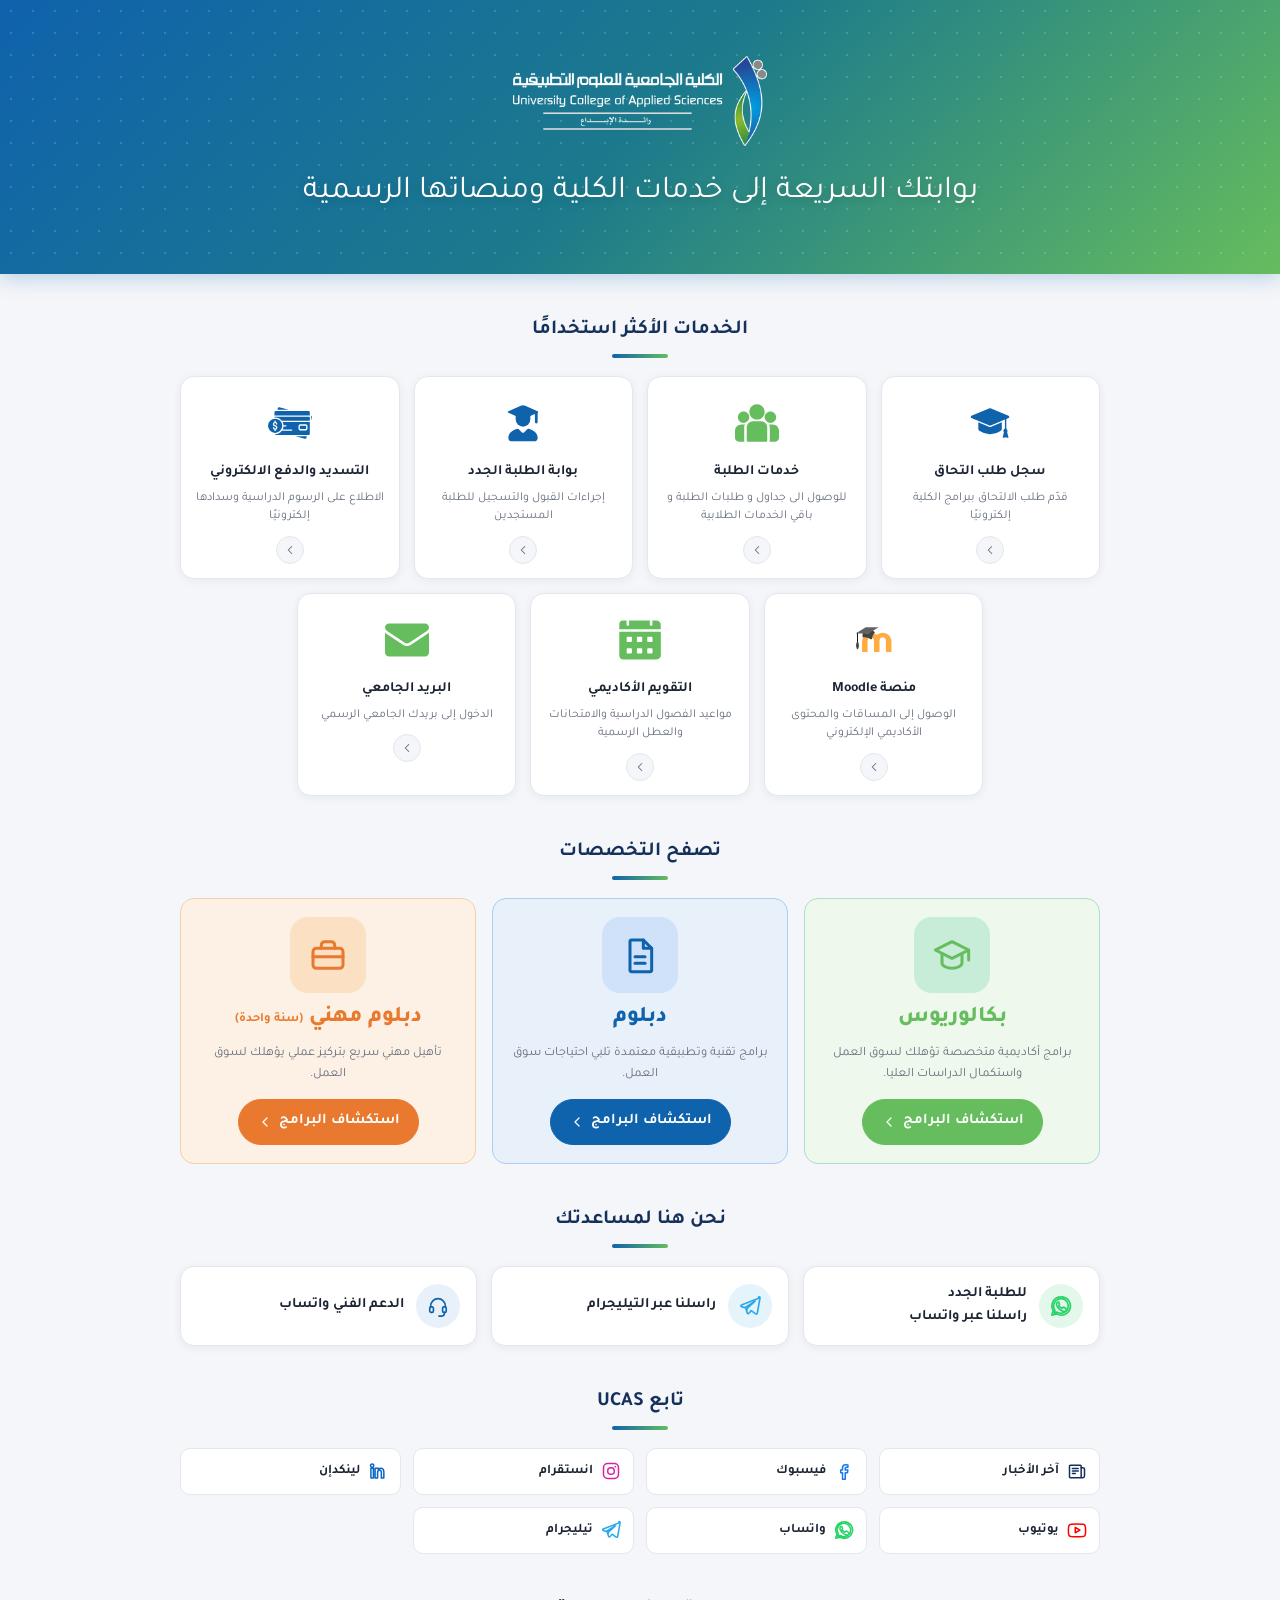
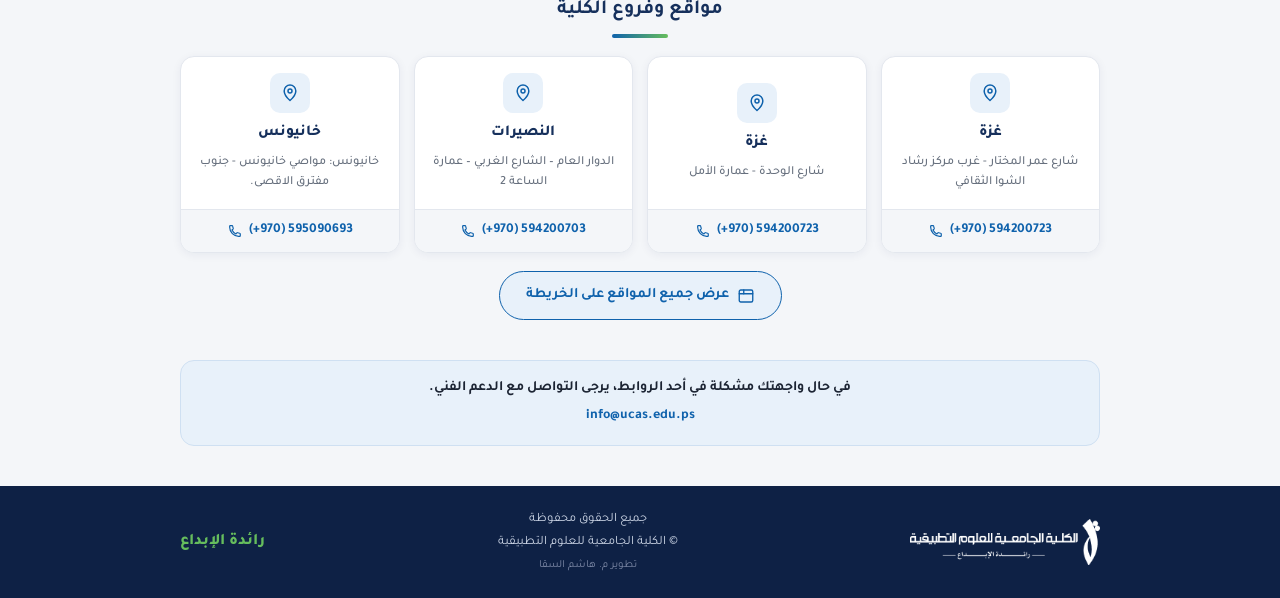
<file: index.html>
<!DOCTYPE html>
<html lang="ar" dir="rtl">

<head>
  <meta charset="UTF-8" />
  <meta name="viewport" content="width=device-width, initial-scale=1.0" />
  <title>الكلية الجامعية للعلوم التطبيقية | كل ما تحتاجه في مكان واحد</title>
  <link rel="preconnect" href="https://fonts.googleapis.com" />
  <link rel="preconnect" href="https://fonts.gstatic.com" crossorigin />
  <link href="https://fonts.googleapis.com/css2?family=Tajawal:wght@400;500;700;800&display=swap" rel="stylesheet" />
  <link rel="stylesheet" href="css/style.css" />
  <link rel="icon" href="favicon.ico" />
</head>

<body>

  <header class="site-header">
    <div class="container">
      <div class="logo-wrap">
        <img src="assets/images/ucasWhiteLogo.png" alt="شعار الكلية الجامعية للعلوم التطبيقية"
          onerror="this.replaceWith(Object.assign(document.createElement('div'),{className:'logo-fallback',textContent:'شعار UCAS'}))" />
      </div>

      <div class="hero">
        <h1>بوابتك السريعة إلى خدمات الكلية ومنصاتها الرسمية</h1>
      </div>
    </div>
  </header>

  <main class="container">

    <!-- الخدمات الأكثر استخداما -->
    <section class="section">
      <h2 class="section-title">الخدمات الأكثر استخدامًا</h2>
      <div class="grid grid--4">

        <a class="service-card" href="https://my.ucas.edu.ps/new_application.aspx" data-link="سجل طلب التحاق">
          <div class="icon-wrap">
            <img class="service-icon-img" src="assets/icons/graduation.svg" alt="" />
          </div>
          <span class="label">سجل طلب التحاق</span>
          <span class="desc">قدّم طلب الالتحاق ببرامج الكلية إلكترونيًا</span>
          <span class="chevron-circle">
            <svg class="icon chevron" viewBox="0 0 24 24">
              <polyline points="15 18 9 12 15 6" />
            </svg>
          </span>
        </a>

        <a class="service-card" href="https://my.ucas.edu.ps/login" data-link="خدمات الطلبة">
          <div class="icon-wrap">
            <img class="service-icon-img" src="assets/icons/students.svg" alt="" />
          </div>
          <span class="label">خدمات الطلبة</span>
          <span class="desc">للوصول الى جداول و طلبات الطلبة و باقي الخدمات الطلابية</span>
          <span class="chevron-circle">
            <svg class="icon chevron" viewBox="0 0 24 24">
              <polyline points="15 18 9 12 15 6" />
            </svg>
          </span>
        </a>

        <a class="service-card" href="https://join.ucas.edu.ps/deanships" data-link="بوابة الطلبة الجدد">
          <div class="icon-wrap">
            <img class="service-icon-img" src="assets/icons/new-students.svg" alt="" />
          </div>
          <span class="label">بوابة الطلبة الجدد</span>
          <span class="desc">إجراءات القبول والتسجيل للطلبة المستجدين</span>
          <span class="chevron-circle">
            <svg class="icon chevron" viewBox="0 0 24 24">
              <polyline points="15 18 9 12 15 6" />
            </svg>
          </span>
        </a>

        <a class="service-card" href="esdad.html" data-link="التسديد الدفع الالكتروني">
          <div class="icon-wrap">
            <img class="service-icon-img" src="assets/icons/payment.svg" alt="" />
          </div>
          <span class="label">التسديد والدفع الالكتروني</span>
          <span class="desc">الاطلاع على الرسوم الدراسية وسدادها إلكترونيًا</span>
          <span class="chevron-circle">
            <svg class="icon chevron" viewBox="0 0 24 24">
              <polyline points="15 18 9 12 15 6" />
            </svg>
          </span>
        </a>

        <a class="service-card" href="https://moodle.ucas.edu.ps/" data-link="منصة Moodle">
          <div class="icon-wrap">
            <img class="service-icon-img" src="assets/icons/moodle.svg" alt="" />
          </div>
          <span class="label">منصة Moodle</span>
          <span class="desc">الوصول إلى المساقات والمحتوى الأكاديمي الإلكتروني</span>
          <span class="chevron-circle">
            <svg class="icon chevron" viewBox="0 0 24 24">
              <polyline points="15 18 9 12 15 6" />
            </svg>
          </span>
        </a>

        <a class="service-card" href="https://ucas.edu.ps/registration/ac_calendar" data-link="التقويم الأكاديمي">
          <div class="icon-wrap">
            <img class="service-icon-img" src="assets/icons/calendar.svg" alt="" />
          </div>
          <span class="label">التقويم الأكاديمي</span>
          <span class="desc">مواعيد الفصول الدراسية والامتحانات والعطل الرسمية</span>
          <span class="chevron-circle">
            <svg class="icon chevron" viewBox="0 0 24 24">
              <polyline points="15 18 9 12 15 6" />
            </svg>
          </span>
        </a>

        <a class="service-card" href="https://mail.google.com/" data-link="البريد الجامعي">
          <div class="icon-wrap">
            <img class="service-icon-img" src="assets/icons/mail.svg" alt="" />
          </div>
          <span class="label">البريد الجامعي</span>
          <span class="desc">الدخول إلى بريدك الجامعي الرسمي</span>
          <span class="chevron-circle">
            <svg class="icon chevron" viewBox="0 0 24 24">
              <polyline points="15 18 9 12 15 6" />
            </svg>
          </span>
        </a>

      </div>
    </section>

    <!-- اختر درجتك العلمية -->
    <section class="section">
      <h2 class="section-title">تصفح التخصصات</h2>
      <div class="degree-grid">

        <div class="degree-card degree-card--green">
          <div class="icon-wrap">
            <svg class="icon" viewBox="0 0 24 24">
              <path d="M2 9 12 4l10 5-10 5-10-5Z" />
              <path d="M6 11.5V17c0 1.5 3 3 6 3s6-1.5 6-3v-5.5" />
              <path d="M22 9v6" />
            </svg>
          </div>
          <h3>بكالوريوس</h3>
          <p>برامج أكاديمية متخصصة تؤهلك لسوق العمل واستكمال الدراسات العليا.</p>
          <a class="btn btn--green" href="majors.html?level=10">استكشاف البرامج
            <svg class="icon" viewBox="0 0 24 24" style="width:16px;height:16px">
              <polyline points="15 18 9 12 15 6" />
            </svg>
          </a>
        </div>

        <div class="degree-card degree-card--blue">
          <div class="icon-wrap">
            <svg class="icon" viewBox="0 0 24 24">
              <path d="M7 3h7l5 5v13a1 1 0 0 1-1 1H7a1 1 0 0 1-1-1V4a1 1 0 0 1 1-1Z" />
              <path d="M14 3v5h5" />
              <line x1="9" y1="13" x2="15" y2="13" />
              <line x1="9" y1="17" x2="15" y2="17" />
            </svg>
          </div>
          <h3>دبلوم</h3>
          <p>برامج تقنية وتطبيقية معتمدة تلبي احتياجات سوق العمل.</p>
          <a class="btn btn--blue" href="majors.html?level=20">استكشاف البرامج
            <svg class="icon" viewBox="0 0 24 24" style="width:16px;height:16px">
              <polyline points="15 18 9 12 15 6" />
            </svg>
          </a>
        </div>

        <div class="degree-card degree-card--orange">
          <div class="icon-wrap">
            <svg class="icon" viewBox="0 0 24 24">
              <rect x="3" y="8" width="18" height="12" rx="2" />
              <path d="M8 8V6a2 2 0 0 1 2-2h4a2 2 0 0 1 2 2v2" />
              <line x1="3" y1="13" x2="21" y2="13" />
            </svg>
          </div>
          <h3>دبلوم مهني <span class="degree-card__sub">(سنة واحدة)</span></h3>
          <p>تأهيل مهني سريع بتركيز عملي يؤهلك لسوق العمل.</p>
          <a class="btn btn--orange" href="majors.html?level=30">استكشاف البرامج
            <svg class="icon" viewBox="0 0 24 24" style="width:16px;height:16px">
              <polyline points="15 18 9 12 15 6" />
            </svg>
          </a>
        </div>

      </div>
    </section>

    <!-- نحن هنا لمساعدتك -->
    <section class="section">
      <h2 class="section-title">نحن هنا لمساعدتك</h2>
      <div class="grid grid--3">


          <a class="help-card whatsapp" href="https://wa.me/970593768501" data-link="راسلنا عبر واتساب للطلبة الجدد">
          <div class="icon-wrap">
            <svg class="icon" viewBox="0 0 24 24" fill="currentColor" stroke="none" style="width:22px;height:22px">
              <path
                d="M12 2a10 10 0 0 0-8.6 15L2 22l5.2-1.4A10 10 0 1 0 12 2Zm0 18a8 8 0 0 1-4.1-1.1l-.3-.2-3 .8.8-2.9-.2-.3A8 8 0 1 1 12 20Zm4.4-5.9c-.2-.1-1.4-.7-1.6-.8-.2-.1-.4-.1-.6.1-.2.2-.6.8-.8 1-.1.2-.3.2-.5.1-1.4-.7-2.3-1.3-3.2-2.8-.2-.4.2-.4.6-1.2.1-.1 0-.3 0-.4C10.2 9.6 9.8 8.5 9.6 8c-.1-.4-.3-.3-.5-.3h-.4c-.2 0-.5.1-.7.3-.2.2-.9.9-.9 2.2s1 2.6 1.1 2.8c.1.2 2 3 4.8 4.2.7.3 1.2.5 1.6.6.7.2 1.3.2 1.8.1.5-.1 1.4-.6 1.6-1.1.2-.5.2-1 .1-1.1-.1-.1-.2-.2-.4-.3Z" />
            </svg>
          </div>
          <span class="label">للطلبة الجدد <br> راسلنا عبر واتساب</span>
        </a>

        <a class="help-card telegram" href="http://@UCASGAZA_bot" data-link="قناة تيليجرام">
          <div class="icon-wrap">
            <svg class="icon" viewBox="0 0 24 24" fill="currentColor" stroke="none" style="width:22px;height:22px">
              <path
                d="M21.5 3.5 2.7 10.8c-.9.35-.9 1.6.02 1.9l4.6 1.5 1.7 5.4c.25.8 1.25 1 1.8.35l2.5-2.9 4.8 3.5c.7.5 1.7.1 1.85-.75l3-16.6c.15-.9-.75-1.6-1.57-1.15Zm-4 3.3-8.6 7.8-.35 3.1-1.4-4.5 10.35-6.4Z" />
            </svg>
          </div>
          <span class="label">راسلنا عبر التيليجرام</span>
        </a>

        <a class="help-card support" href="https://wa.me/201003891901" data-link="الدعم الفني واتساب">
          <div class="icon-wrap">
            <svg class="icon" viewBox="0 0 24 24" style="width:22px;height:22px">
              <path d="M4 13v-1a8 8 0 0 1 16 0v1" />
              <rect x="3" y="13" width="4" height="6" rx="1.5" />
              <rect x="17" y="13" width="4" height="6" rx="1.5" />
              <path d="M19 19v1a3 3 0 0 1-3 3h-3" />
            </svg>
          </div>
          <span class="label">الدعم الفني واتساب</span>
        </a>      

      </div>
    </section>

    <!-- تابع UCAS -->
    <section class="section">
      <h2 class="section-title">تابع UCAS</h2>
      <div class="social-grid social-grid--wide">
        <a class="social-item news" href="https://ucas.edu.ps/news/" data-link="آخر الأخبار">
          <svg class="icon" viewBox="0 0 24 24">
            <rect x="3" y="5" width="14" height="15" rx="1" />
            <line x1="6.5" y1="9" x2="13.5" y2="9" />
            <line x1="6.5" y1="12" x2="13.5" y2="12" />
            <line x1="6.5" y1="15" x2="10" y2="15" />
            <path d="M17 8h2a2 2 0 0 1 2 2v8a2 2 0 0 1-2 2h-2" />
          </svg>
          آخر الأخبار
        </a>
        <a class="social-item facebook" href="https://www.facebook.com/ucasGaza" data-link="فيسبوك">
          <svg class="icon" viewBox="0 0 24 24" fill="currentColor" stroke="none">
            <path
              d="M13.5 22v-8h2.7l.4-3.1h-3.1V9c0-.9.25-1.5 1.55-1.5h1.65V4.7C15.9 4.6 15 4.5 13.9 4.5c-2.2 0-3.7 1.35-3.7 3.8v2.6H8v3.1h2.2V22h3.3Z" />
          </svg>
          فيسبوك
        </a>
        <a class="social-item instagram" href="https://www.instagram.com/UCASGaza/" data-link="انستقرام">
          <svg class="icon" viewBox="0 0 24 24">
            <rect x="3" y="3" width="18" height="18" rx="5" />
            <circle cx="12" cy="12" r="4" />
            <circle cx="17.2" cy="6.8" r="1" fill="currentColor" stroke="none" />
          </svg>
          انستقرام
        </a>
        <a class="social-item linkedin" href="https://www.linkedin.com/school/ucasgaza" data-link="لينكدإن">
          <svg class="icon" viewBox="0 0 24 24" fill="currentColor" stroke="none">
            <path
              d="M4.98 3.5a2 2 0 1 0 .02 4 2 2 0 0 0-.02-4ZM3.5 8.75h3v11.75h-3zM9.5 8.75h2.9v1.6h.04c.4-.75 1.4-1.6 2.9-1.6 3.1 0 3.66 2 3.66 4.6v7.15h-3v-6.35c0-1.5-.03-3.45-2.1-3.45-2.1 0-2.4 1.65-2.4 3.35v6.45h-3V8.75Z" />
          </svg>
          لينكدإن
        </a>
        <a class="social-item youtube" href="https://www.youtube.com/user/TheUniversityCollege?sub_confirmation=1" data-link="يوتيوب">
          <svg class="icon" viewBox="0 0 24 24" fill="currentColor" stroke="none">
            <path
              d="M22 8.2s-.2-1.5-.8-2.2c-.8-.9-1.7-.9-2.1-1C16 4.7 12 4.7 12 4.7h0s-4 0-7.1.3c-.4 0-1.3.1-2.1 1-.6.7-.8 2.2-.8 2.2S1.7 10 1.7 11.7v1.5C1.7 15 1.9 16.7 1.9 16.7s.2 1.5.8 2.2c.8.9 1.9.9 2.4 1 1.7.2 7 .3 7 .3s4 0 7.1-.3c.4 0 1.3-.1 2.1-1 .6-.7.8-2.2.8-2.2s.2-1.7.2-3.5v-1.5c0-1.7-.2-3.5-.2-3.5ZM9.9 15.3V8.9l5.6 3.2-5.6 3.2Z" />
          </svg>
          يوتيوب
        </a>
        <a class="social-item whatsapp" href="https://whatsapp.com/channel/0029VbC1YBUGk1FkVO1QZj0M" data-link="واتساب">
          <svg class="icon" viewBox="0 0 24 24" fill="currentColor" stroke="none">
            <path
              d="M12 2a10 10 0 0 0-8.6 15L2 22l5.2-1.4A10 10 0 1 0 12 2Zm0 18a8 8 0 0 1-4.1-1.1l-.3-.2-3 .8.8-2.9-.2-.3A8 8 0 1 1 12 20Zm4.4-5.9c-.2-.1-1.4-.7-1.6-.8-.2-.1-.4-.1-.6.1-.2.2-.6.8-.8 1-.1.2-.3.2-.5.1-1.4-.7-2.3-1.3-3.2-2.8-.2-.4.2-.4.6-1.2.1-.1 0-.3 0-.4C10.2 9.6 9.8 8.5 9.6 8c-.1-.4-.3-.3-.5-.3h-.4c-.2 0-.5.1-.7.3-.2.2-.9.9-.9 2.2s1 2.6 1.1 2.8c.1.2 2 3 4.8 4.2.7.3 1.2.5 1.6.6.7.2 1.3.2 1.8.1.5-.1 1.4-.6 1.6-1.1.2-.5.2-1 .1-1.1-.1-.1-.2-.2-.4-.3Z" />
          </svg>
          واتساب
        </a>
        <a class="social-item telegram" href="https://telegram.me/ucasgaza" data-link="تيليجرام">
          <svg class="icon" viewBox="0 0 24 24" fill="currentColor" stroke="none">
            <path
              d="M21.5 3.5 2.7 10.8c-.9.35-.9 1.6.02 1.9l4.6 1.5 1.7 5.4c.25.8 1.25 1 1.8.35l2.5-2.9 4.8 3.5c.7.5 1.7.1 1.85-.75l3-16.6c.15-.9-.75-1.6-1.57-1.15Zm-4 3.3-8.6 7.8-.35 3.1-1.4-4.5 10.35-6.4Z" />
          </svg>
          تيليجرام
        </a>
      </div>
    </section>

    <!-- مواقع وفروع الكلية -->
    <section class="section">
      <h2 class="section-title">مواقع وفروع الكلية</h2>
      <div class="grid grid--4">

        <div class="branch-card">
          <a class="branch-card__link" href="https://www.ucas.edu.ps/assets/images/ucasp4.jpg" data-link="خريطة فرع غزة - عرب حلويات أبو السعود">
            <div class="icon-wrap">
              <svg class="icon" viewBox="0 0 24 24" style="width:20px;height:20px">
                <path d="M12 21s7-6.2 7-11.5A7 7 0 0 0 5 9.5C5 14.8 12 21 12 21Z" />
                <circle cx="12" cy="9.5" r="2.4" />
              </svg>
            </div>
            <strong class="branch-city">غزة</strong>
            <span class="branch-desc">شارع عمر المختار - غرب مركز رشاد الشوا الثقافي</span>
          </a>
          <a class="branch-phone" href="tel:+970594200723">
            <svg class="icon" viewBox="0 0 24 24">
              <path
                d="M4 5c0-.6.4-1 1-1h2.5c.5 0 .9.3 1 .8l.8 3.2c.1.4 0 .8-.3 1.1l-1.5 1.4a13 13 0 0 0 5.9 5.9l1.4-1.5c.3-.3.7-.4 1.1-.3l3.2.8c.5.1.8.5.8 1V19c0 .6-.4 1-1 1h-1.5C10.2 20 4 13.8 4 6.5V5Z" />
            </svg>
            (+970) 594200723
          </a>
        </div>

        <div class="branch-card">
          <a class="branch-card__link" href="https://www.ucas.edu.ps/assets/images/ucasp3.jpeg" data-link="خريطة فرع غزة - شارع الوحدة">
            <div class="icon-wrap">
              <svg class="icon" viewBox="0 0 24 24" style="width:20px;height:20px">
                <path d="M12 21s7-6.2 7-11.5A7 7 0 0 0 5 9.5C5 14.8 12 21 12 21Z" />
                <circle cx="12" cy="9.5" r="2.4" />
              </svg>
            </div>
            <strong class="branch-city">غزة</strong>
            <span class="branch-desc">شارع الوحدة - عمارة الأمل</span>
          </a>
          <a class="branch-phone" href="tel:+970594200723">
            <svg class="icon" viewBox="0 0 24 24">
              <path
                d="M4 5c0-.6.4-1 1-1h2.5c.5 0 .9.3 1 .8l.8 3.2c.1.4 0 .8-.3 1.1l-1.5 1.4a13 13 0 0 0 5.9 5.9l1.4-1.5c.3-.3.7-.4 1.1-.3l3.2.8c.5.1.8.5.8 1V19c0 .6-.4 1-1 1h-1.5C10.2 20 4 13.8 4 6.5V5Z" />
            </svg>
            (+970) 594200723
          </a>
        </div>

        <div class="branch-card">
          <a class="branch-card__link" href="https://www.ucas.edu.ps/assets/images/ucasp1.jpeg" data-link="خريطة فرع النصيرات">
            <div class="icon-wrap">
              <svg class="icon" viewBox="0 0 24 24" style="width:20px;height:20px">
                <path d="M12 21s7-6.2 7-11.5A7 7 0 0 0 5 9.5C5 14.8 12 21 12 21Z" />
                <circle cx="12" cy="9.5" r="2.4" />
              </svg>
            </div>
            <strong class="branch-city">النصيرات</strong>
            <span class="branch-desc">الدوار العام – الشارع الغربي – عمارة الساعة 2</span>
          </a>
          <a class="branch-phone" href="tel:+970594200703">
            <svg class="icon" viewBox="0 0 24 24">
              <path
                d="M4 5c0-.6.4-1 1-1h2.5c.5 0 .9.3 1 .8l.8 3.2c.1.4 0 .8-.3 1.1l-1.5 1.4a13 13 0 0 0 5.9 5.9l1.4-1.5c.3-.3.7-.4 1.1-.3l3.2.8c.5.1.8.5.8 1V19c0 .6-.4 1-1 1h-1.5C10.2 20 4 13.8 4 6.5V5Z" />
            </svg>
            (+970) 594200703
          </a>
        </div>

        <div class="branch-card">
          <a class="branch-card__link" href="https://www.ucas.edu.ps/assets/images/ucasp2.jpg" data-link="خريطة فرع خانيونس">
            <div class="icon-wrap">
              <svg class="icon" viewBox="0 0 24 24" style="width:20px;height:20px">
                <path d="M12 21s7-6.2 7-11.5A7 7 0 0 0 5 9.5C5 14.8 12 21 12 21Z" />
                <circle cx="12" cy="9.5" r="2.4" />
              </svg>
            </div>
            <strong class="branch-city">خانيونس</strong>
            <span class="branch-desc">خانيونس: مواصي خانيونس - جنوب مفترق الاقصى.</span>
          </a>
          <a class="branch-phone" href="tel:+970595090693">
            <svg class="icon" viewBox="0 0 24 24">
              <path
                d="M4 5c0-.6.4-1 1-1h2.5c.5 0 .9.3 1 .8l.8 3.2c.1.4 0 .8-.3 1.1l-1.5 1.4a13 13 0 0 0 5.9 5.9l1.4-1.5c.3-.3.7-.4 1.1-.3l3.2.8c.5.1.8.5.8 1V19c0 .6-.4 1-1 1h-1.5C10.2 20 4 13.8 4 6.5V5Z" />
            </svg>
            (+970) 595090693
          </a>
        </div>

      </div>
      <a class="map-link" href="https://ucas.edu.ps/aboutcollege/locations" data-link="عرض جميع المواقع على الخريطة">
        <svg class="icon" viewBox="0 0 24 24" style="width:18px;height:18px">
          <rect x="3" y="4" width="18" height="16" rx="2" />
          <path d="M3 9h18" />
          <path d="M9 4v5" />
        </svg>
        عرض جميع المواقع على الخريطة
      </a>
    </section>

    <!-- ملاحظة الدعم الفني -->
    <section class="section">
      <div class="help-note">
        <p>في حال واجهتك مشكلة في أحد الروابط، يرجى التواصل مع الدعم الفني.</p>
        <a href="mailto:info@ucas.edu.ps">info@ucas.edu.ps</a>
      </div>
    </section>

  </main>

  <footer class="bottom-bar">
    <div class="bottom-bar__inner container">
      <div class="bottom-bar__brand">
        <img class="bottom-bar__logo" src="assets/images/ucas_white_logo.png" alt="شعار الكلية الجامعية للعلوم التطبيقية"
          onerror="this.replaceWith(Object.assign(document.createElement('div'),{className:'logo-fallback',textContent:'شعار UCAS'}))" />
      </div>

      <div class="bottom-bar__copyright">
        <span>جميع الحقوق محفوظة</span>
        <span>© الكلية الجامعية للعلوم التطبيقية</span>
        <span class="bottom-bar__credit">تطوير م. هاشم السقا</span>
      </div>

      <span class="bottom-bar__tagline">رائدة الإبداع</span>
    </div>
  </footer>

</body>

</html>
</file>
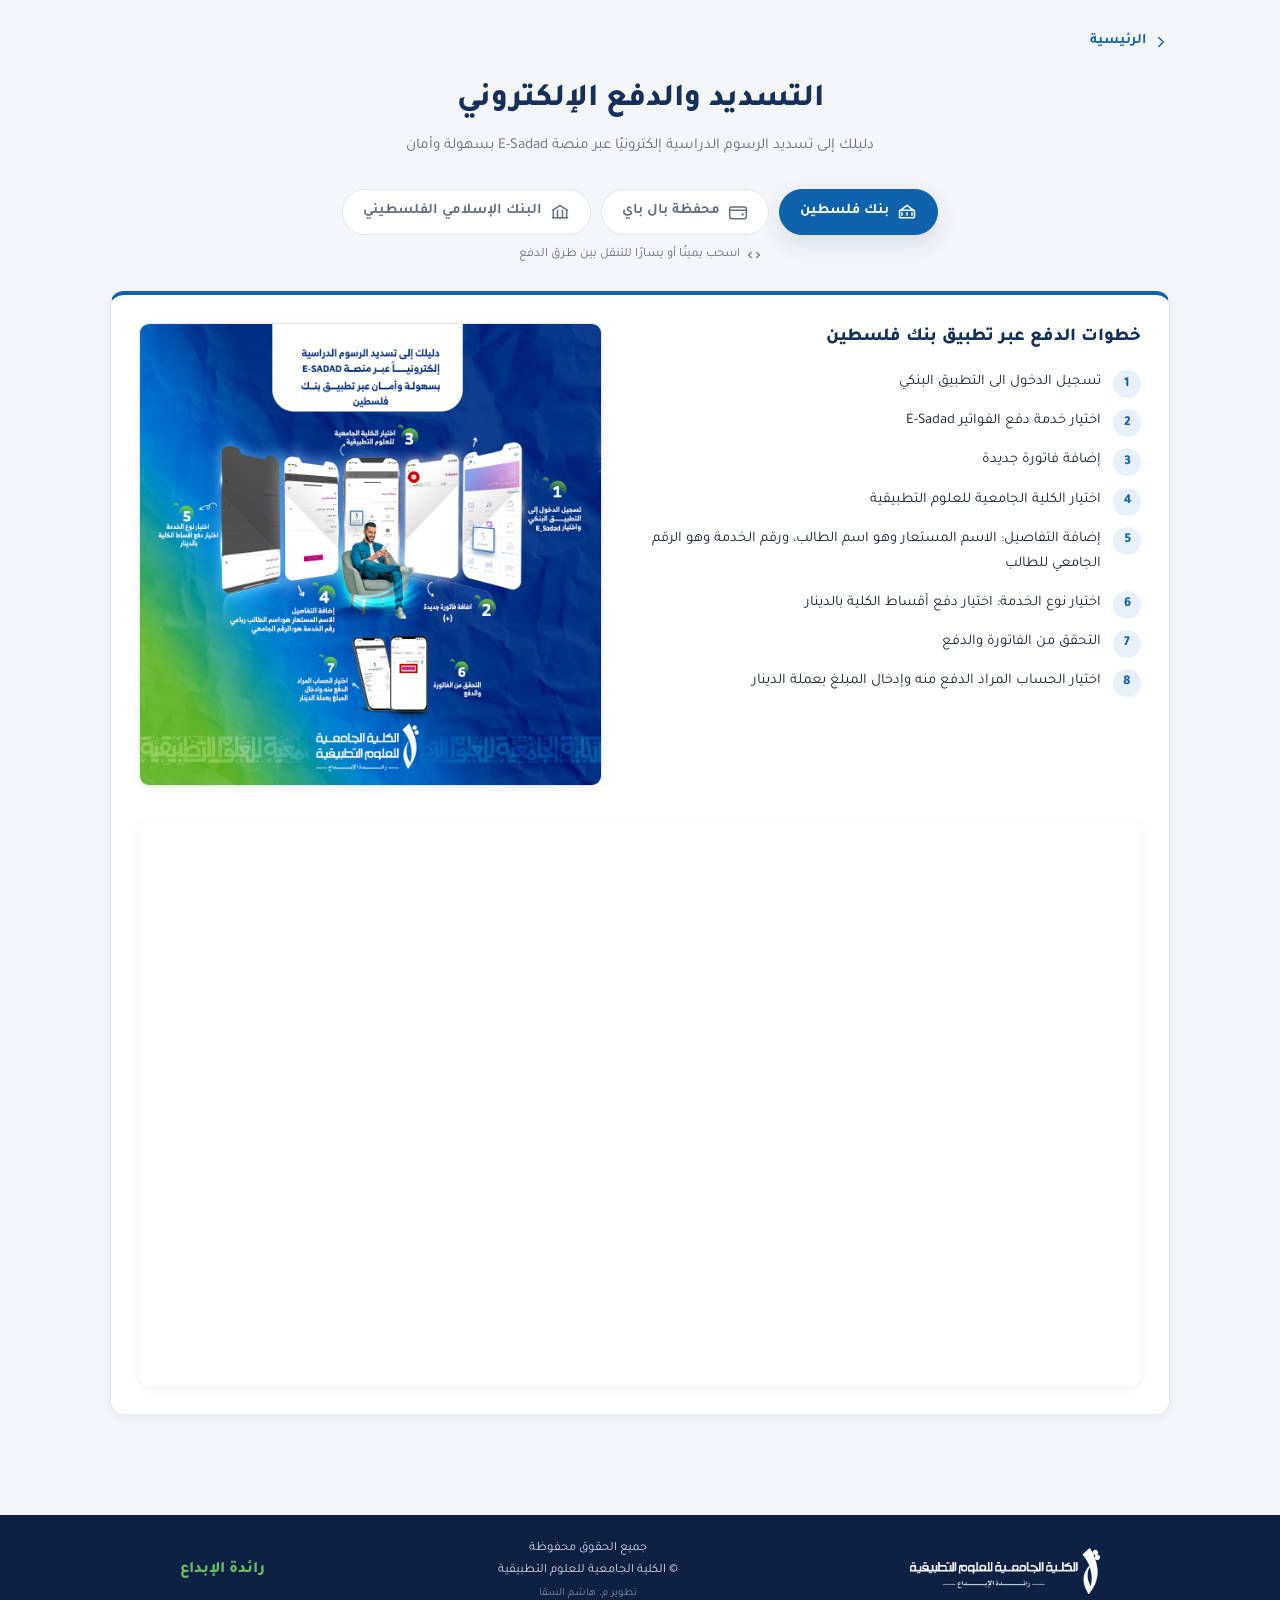
<file: esdad.html>
<!DOCTYPE html>
<html lang="ar" dir="rtl">

<head>
  <meta charset="UTF-8" />
  <meta name="viewport" content="width=device-width, initial-scale=1.0" />
  <title>دليل التسديد والدفع الإلكتروني | الكلية الجامعية للعلوم التطبيقية</title>
  <link rel="preconnect" href="https://fonts.googleapis.com" />
  <link rel="preconnect" href="https://fonts.gstatic.com" crossorigin />
  <link href="https://fonts.googleapis.com/css2?family=Tajawal:wght@400;500;700;800&display=swap" rel="stylesheet" />
  <link rel="stylesheet" href="css/style.css" />
  <link rel="icon" href="favicon.ico" />
</head>

<body>

  <main class="esdad-main">

    <a class="esdad-back" href="index.html">
      <svg class="icon" viewBox="0 0 24 24" style="width:18px;height:18px">
        <polyline points="9 18 15 12 9 6" />
      </svg>
      الرئيسية
    </a>

    <header class="esdad-header">
      <h1>التسديد والدفع الإلكتروني</h1>
      <p>دليلك إلى تسديد الرسوم الدراسية إلكترونيًا عبر منصة E-Sadad بسهولة وأمان</p>
    </header>

    <div class="esdad-tabs" role="tablist">
      <button class="esdad-tab is-active" data-tab="bop" data-accent="blue" role="tab" aria-selected="true">
        <span class="esdad-tab__icon">
          <svg class="icon" viewBox="0 0 24 24">
            <rect x="3" y="10" width="18" height="9" rx="1.5" />
            <path d="M4 10 12 4l8 6" />
            <line x1="6" y1="13" x2="6" y2="16" />
            <line x1="12" y1="13" x2="12" y2="16" />
            <line x1="18" y1="13" x2="18" y2="16" />
          </svg>
        </span>
        بنك فلسطين
      </button>
      <button class="esdad-tab" data-tab="palpay" data-accent="green" role="tab" aria-selected="false">
        <span class="esdad-tab__icon">
          <svg class="icon" viewBox="0 0 24 24">
            <rect x="2" y="6" width="20" height="14" rx="2.5" />
            <path d="M2 10h20" />
            <circle cx="17.5" cy="15" r="1.4" fill="currentColor" stroke="none" />
          </svg>
        </span>
        محفظة بال باي
      </button>
      <button class="esdad-tab" data-tab="ibank" data-accent="orange" role="tab" aria-selected="false">
        <span class="esdad-tab__icon">
          <svg class="icon" viewBox="0 0 24 24">
            <path d="M3 10 12 4l9 6" />
            <path d="M4 10v9M9 10v9M15 10v9M20 10v9" />
            <line x1="3" y1="19" x2="21" y2="19" />
          </svg>
        </span>
        البنك الإسلامي الفلسطيني
      </button>
    </div>

    <p class="esdad-swipe-hint">
      <svg class="icon" viewBox="0 0 24 24" style="width:16px;height:16px">
        <path d="M8 8l-4 4 4 4M16 8l4 4-4 4" />
      </svg>
      اسحب يمينًا أو يسارًا للتنقل بين طرق الدفع
    </p>

    <section class="esdad-panels">

      <!-- بنك فلسطين -->
      <article class="esdad-panel is-active" data-panel="bop" data-accent="blue">
        <div class="esdad-panel__steps">
          <h2>خطوات الدفع عبر تطبيق بنك فلسطين</h2>
          <ol class="esdad-steps">
            <li>تسجيل الدخول الى التطبيق البنكي</li>
            <li>اختيار خدمة دفع الفواتير E-Sadad</li>
            <li>إضافة فاتورة جديدة</li>
            <li>اختيار الكلية الجامعية للعلوم التطبيقية</li>
            <li>إضافة التفاصيل: الاسم المستعار وهو اسم الطالب، ورقم الخدمة وهو الرقم الجامعي للطالب</li>
            <li>اختيار نوع الخدمة: اختيار دفع أقساط الكلية بالدينار</li>
            <li>التحقق من الفاتورة والدفع</li>
            <li>اختيار الحساب المراد الدفع منه وإدخال المبلغ بعملة الدينار</li>
          </ol>
        </div>
        <div class="esdad-panel__media">
          <img src="assets/images/payment/bank-of-palestine.png" alt="خطوات الدفع عبر تطبيق بنك فلسطين" loading="lazy" />
        </div>
        <div class="esdad-video esdad-video--full">
          <iframe src="https://www.youtube.com/embed/jpZ81fDHJz4" title="خطوات الدفع عبر تطبيق بنك فلسطين"
            loading="lazy" allow="accelerometer; autoplay; clipboard-write; encrypted-media; gyroscope; picture-in-picture"
            allowfullscreen></iframe>
        </div>
      </article>

      <!-- محفظة بال باي -->
      <article class="esdad-panel" data-panel="palpay" data-accent="green">
        <div class="esdad-panel__steps">
          <h2>خطوات الدفع عبر محفظة بال باي</h2>
          <ol class="esdad-steps">
            <li>تسجيل الدخول الى المحفظة واختيار E-Sadad</li>
            <li>إضافة فاتورة / قسط / قرض جديد</li>
            <li>اختيار قطاع التعليم</li>
            <li>اختيار الكلية الجامعية للعلوم التطبيقية</li>
            <li>إدخال رقم الاشتراك وهو الرقم الجامعي، والاسم المستعار وهو اسم الطالب، ثم اختيار إضافة فاتورة</li>
            <li>اضغط "تم"، سوف تظهر الفاتورة بعد 24 ساعة</li>
            <li>بعد انتظار 24 ساعة نضغط على تسديد فاتورة / قسط / قرض</li>
            <li>من خانة تسديد فاتورة / قسط / قرض نضغط على الفاتورة التي تم إضافتها</li>
            <li>اختيار الحساب المراد الدفع منه، ثم إدخال المبلغ بعملة الدينار</li>
          </ol>
        </div>
        <div class="esdad-panel__media">
          <img src="assets/images/payment/palpay.png" alt="خطوات الدفع عبر محفظة بال باي" loading="lazy" />
        </div>
        <div class="esdad-video esdad-video--full">
          <iframe src="https://www.youtube.com/embed/4Poardqgwh0" title="خطوات الدفع عبر محفظة بال باي"
            loading="lazy" allow="accelerometer; autoplay; clipboard-write; encrypted-media; gyroscope; picture-in-picture"
            allowfullscreen></iframe>
        </div>
      </article>

      <!-- البنك الإسلامي الفلسطيني -->
      <article class="esdad-panel" data-panel="ibank" data-accent="orange">
        <div class="esdad-panel__soon">
          <svg class="icon" viewBox="0 0 24 24" style="width:40px;height:40px">
            <circle cx="12" cy="12" r="9" />
            <line x1="12" y1="8" x2="12" y2="13" />
            <circle cx="12" cy="16.2" r="0.9" fill="currentColor" stroke="none" />
          </svg>
          <h2>الدليل قيد الإعداد</h2>
          <p>سيتم إضافة خطوات الدفع عبر البنك الإسلامي الفلسطيني قريبًا.</p>
        </div>
      </article>

    </section>

  </main>

  <footer class="bottom-bar">
    <div class="bottom-bar__inner container">
      <div class="bottom-bar__brand">
        <img class="bottom-bar__logo" src="assets/images/ucas_white_logo.png" alt="شعار الكلية الجامعية للعلوم التطبيقية"
          onerror="this.replaceWith(Object.assign(document.createElement('div'),{className:'logo-fallback',textContent:'شعار UCAS'}))" />
      </div>

      <div class="bottom-bar__copyright">
        <span>جميع الحقوق محفوظة</span>
        <span>© الكلية الجامعية للعلوم التطبيقية</span>
        <span class="bottom-bar__credit">تطوير م. هاشم السقا</span>
      </div>

      <span class="bottom-bar__tagline">رائدة الإبداع</span>
    </div>
  </footer>

  <script src="js/esdad.js"></script>
</body>

</html>
</file>
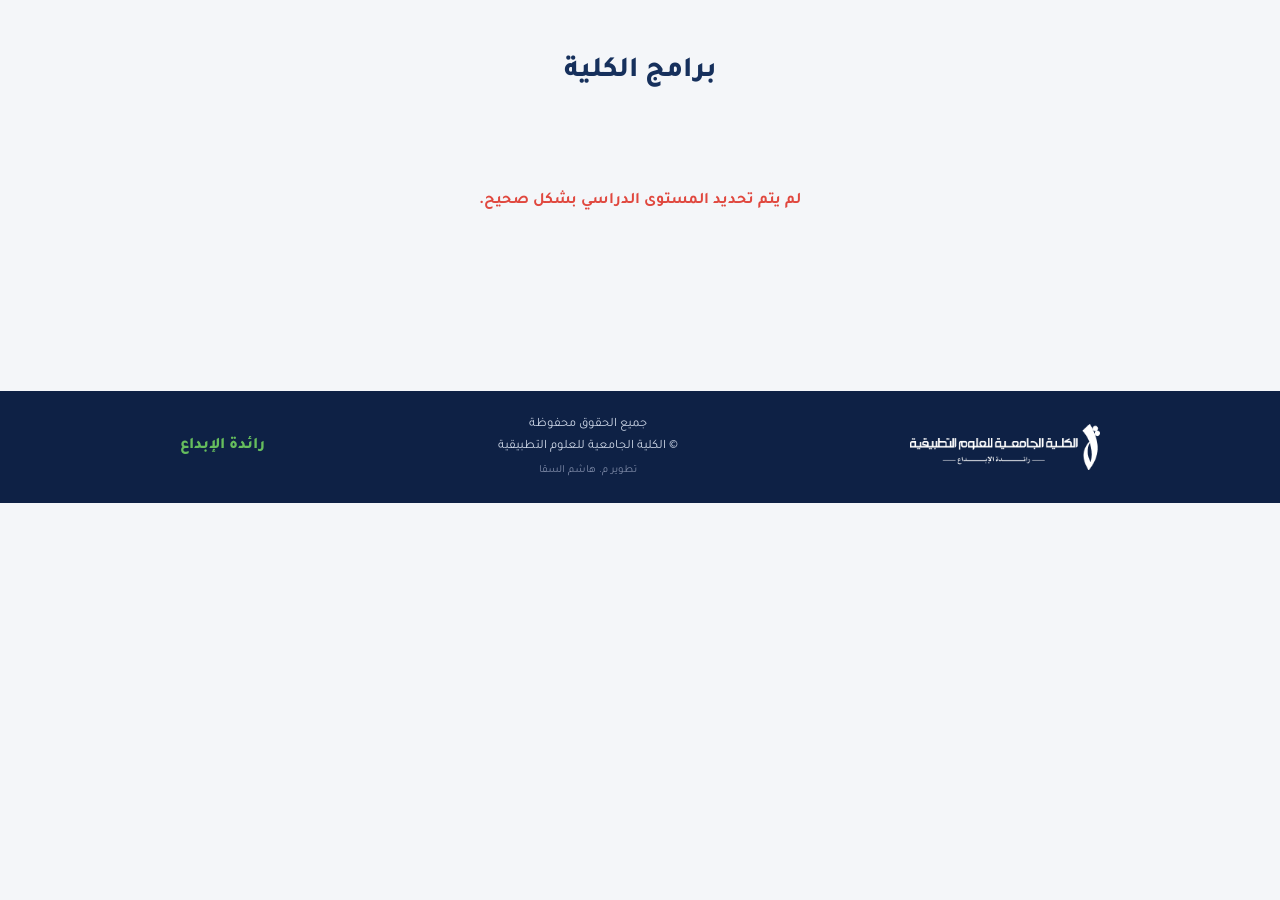
<file: majors.html>
<!DOCTYPE html>
<html lang="ar" dir="rtl">
<head>
<meta charset="UTF-8" />
<meta name="viewport" content="width=device-width, initial-scale=1.0" />
<title id="page-title-tag">برامج الكلية | الكلية الجامعية للعلوم التطبيقية</title>
<link rel="preconnect" href="https://fonts.googleapis.com" />
<link rel="preconnect" href="https://fonts.gstatic.com" crossorigin />
<link href="https://fonts.googleapis.com/css2?family=Tajawal:wght@400;500;700;800&display=swap" rel="stylesheet" />
<link rel="stylesheet" href="css/style.css" />
<link rel="icon" href="favicon.ico" />
</head>
<body>

<main class="majors-main">
  <h1 class="page-title" id="page-title">برامج الكلية</h1>
  <div id="content">
    <p class="state-message">جاري تحميل البرامج...</p>
  </div>
</main>

<footer class="bottom-bar">
  <div class="bottom-bar__inner container">
    <div class="bottom-bar__brand">
      <img class="bottom-bar__logo" src="assets/images/ucas_white_logo.png" alt="شعار الكلية الجامعية للعلوم التطبيقية"
        onerror="this.replaceWith(Object.assign(document.createElement('div'),{className:'logo-fallback',textContent:'شعار UCAS'}))" />
    </div>

    <div class="bottom-bar__copyright">
      <span>جميع الحقوق محفوظة</span>
      <span>© الكلية الجامعية للعلوم التطبيقية</span>
      <span class="bottom-bar__credit">تطوير م. هاشم السقا</span>
    </div>

    <span class="bottom-bar__tagline">رائدة الإبداع</span>
  </div>
</footer>

<script src="js/majors.js"></script>
</body>
</html>
</file>
<file: css/style.css>
/* ===== UCAS Direct Links — shared styles ===== */

:root {
  --navy: #16305c;
  --navy-dark: #0e2145;
  --blue: #0f62ac;
  --blue-bg: #e8f1fa;
  --green: #66bd5d;
  --green-bg: #eef8ec;
  --orange: #e8792e;
  --orange-bg: #fdf1e6;
  --red: #e0483f;
  --red-bg: #fdeceb;
  --gray-disabled: #c3c8d1;
  --gray-disabled-bg: #eef0f3;
  --bg: #f4f6f9;
  --card-bg: #ffffff;
  --text: #1c2433;
  --muted: #67707e;
  --border: #e3e7ee;
  --radius: 14px;
  --radius-sm: 10px;
  --shadow: 0 2px 10px rgba(20, 40, 80, 0.06);
  --shadow-hover: 0 8px 24px rgba(20, 40, 80, 0.12);
  --max-width: 960px;
}

* {
  box-sizing: border-box;
}

html {
  scroll-behavior: smooth;
  direction: rtl;
}

body {
  margin: 0;
  background: var(--bg);
  color: var(--text);
  font-family: "Tajawal", "Segoe UI", Tahoma, Arial, sans-serif;
  line-height: 1.6;
  direction: rtl;
}

img {
  max-width: 100%;
  display: block;
}

a {
  color: inherit;
  text-decoration: none;
}

button {
  font-family: inherit;
}

ul {
  margin: 0;
  padding: 0;
  list-style: none;
}

.container {
  max-width: var(--max-width);
  margin: 0 auto;
  padding: 0 20px;
}

.icon {
  width: 26px;
  height: 26px;
  stroke: currentColor;
  fill: none;
  stroke-width: 1.8;
  stroke-linecap: round;
  stroke-linejoin: round;
}

.section {
  margin-top: 40px;
}

.section-title {
  font-size: 1.25rem;
  font-weight: 700;
  text-align: center;
  margin-bottom: 18px;
  color: var(--navy);
  position: relative;
  padding-bottom: 12px;
}

.section-title::after {
  content: "";
  position: absolute;
  bottom: 0;
  right: 50%;
  transform: translateX(50%);
  width: 56px;
  height: 4px;
  border-radius: 999px;
  background: linear-gradient(90deg, var(--blue), var(--green));
}

/* ===== Buttons ===== */

.btn {
  display: inline-flex;
  align-items: center;
  justify-content: center;
  gap: 6px;
  padding: 10px 18px;
  border-radius: 999px;
  font-weight: 600;
  font-size: 0.92rem;
  border: 1.5px solid transparent;
  cursor: pointer;
  transition: transform 0.15s ease, box-shadow 0.15s ease, opacity 0.15s ease;
  white-space: nowrap;
}

.btn:hover {
  transform: translateY(-1px);
}

.btn--outline {
  background: transparent;
}

.btn--disabled,
.btn[disabled] {
  background: var(--gray-disabled-bg) !important;
  color: #9aa1ac !important;
  border-color: var(--gray-disabled) !important;
  cursor: not-allowed;
  transform: none !important;
}

.btn--green {
  background: var(--green);
  color: #fff;
  border-color: var(--green);
}
.btn--green.btn--outline {
  background: transparent;
  color: var(--green);
}

.btn--blue {
  background: var(--blue);
  color: #fff;
  border-color: var(--blue);
}
.btn--blue.btn--outline {
  background: transparent;
  color: var(--blue);
}

.btn--orange {
  background: var(--orange);
  color: #fff;
  border-color: var(--orange);
}
.btn--orange.btn--outline {
  background: transparent;
  color: var(--orange);
}

/* ===== Header (index page) ===== */

.site-header {
  padding: 56px 0 60px;
  text-align: center;
  background:
    radial-gradient(rgba(255, 255, 255, 0.16) 1.5px, transparent 1.5px),
    linear-gradient(135deg, var(--blue) 0%, #1c7a8c 50%, var(--green) 100%);
  background-size: 22px 22px, cover;
  box-shadow: 0 4px 20px rgba(15, 98, 172, 0.25);
}

.logo-wrap {
  display: flex;
  flex-direction: column;
  align-items: center;
  gap: 6px;
}

.logo-wrap img {
  height: 90px;
  width: auto;
  max-width: 100%;
  object-fit: contain;
}

.logo-fallback {
  height: 90px;
  min-width: 200px;
  display: flex;
  align-items: center;
  justify-content: center;
  border: 1.5px dashed rgba(255, 255, 255, 0.5);
  border-radius: var(--radius-sm);
  color: #fff;
  font-size: 0.75rem;
  padding: 0 10px;
}

.hero {
  text-align: center;
  margin-top: 26px;
}

.hero h1 {
  font-size: 2rem;
  font-weight: 400;
  color: #fff;
  text-shadow: 0 2px 10px rgba(0, 0, 0, 0.15);
  margin: 0 auto;
  max-width: 720px;
  line-height: 1.3;
}

/* ===== Small service cards grid ===== */

.grid {
  display: flex;
  flex-wrap: wrap;
  justify-content: center;
  gap: 14px;
}

.grid--5 > * {
  flex: 0 0 calc((100% - 14px * 4) / 5);
}

.grid--4 > * {
  flex: 0 0 calc((100% - 14px * 3) / 4);
}

.grid--3 > * {
  flex: 0 0 calc((100% - 14px * 2) / 3);
}

.service-card {
  background: var(--card-bg);
  border: 1px solid var(--border);
  border-radius: var(--radius);
  padding: 18px 10px 14px;
  text-align: center;
  box-shadow: var(--shadow);
  transition: box-shadow 0.15s ease, transform 0.15s ease;
  display: flex;
  flex-direction: column;
  align-items: center;
  gap: 10px;
  cursor: pointer;
}

.service-card:hover {
  box-shadow: var(--shadow-hover);
  transform: translateY(-2px);
}

.service-card .icon-wrap {
  width: 56px;
  height: 56px;
  display: flex;
  align-items: center;
  justify-content: center;
  color: var(--blue);
}

.service-icon-img {
  width: 44px;
  height: 44px;
  object-fit: contain;
}

.service-card span.label {
  font-weight: 700;
  font-size: 0.88rem;
  color: var(--text);
}

.service-card span.desc {
  font-size: 0.76rem;
  color: var(--muted);
  line-height: 1.5;
  margin-top: -4px;
}

.chevron-circle {
  width: 28px;
  height: 28px;
  border-radius: 50%;
  border: 1.5px solid var(--border);
  background: var(--bg);
  display: flex;
  align-items: center;
  justify-content: center;
}

.chevron-circle .chevron {
  width: 14px;
  height: 14px;
  color: var(--muted);
}

/* ===== Degree selection cards ===== */

.degree-grid {
  display: flex;
  flex-wrap: wrap;
  gap: 16px;
}

.degree-grid > * {
  flex: 0 0 calc((100% - 16px * 2) / 3);
}

.degree-card {
  border-radius: var(--radius);
  padding: 18px 14px;
  text-align: center;
  border: 1.5px solid transparent;
  display: flex;
  flex-direction: column;
  align-items: center;
  gap: 8px;
}

.degree-card .icon-wrap {
  width: 76px;
  height: 76px;
  border-radius: 18px;
  display: flex;
  align-items: center;
  justify-content: center;
}

.degree-card .icon-wrap .icon {
  width: 40px;
  height: 40px;
}

.degree-card h3 {
  margin: 0;
  font-size: 1.4rem;
  font-weight: 800;
}

.degree-card__sub {
  font-size: 0.8rem;
  font-weight: 600;
}

.degree-card p {
  margin: 0 0 6px;
  font-size: 0.8rem;
  color: var(--muted);
}

.degree-card--orange {
  background: var(--orange-bg);
  border-color: #f5cfa9;
}
.degree-card--orange h3 {
  color: var(--orange);
}
.degree-card--orange .icon-wrap {
  background: #fbe0c4;
  color: var(--orange);
}

.degree-card--green {
  background: var(--green-bg);
  border-color: #a9e0c0;
}
.degree-card--green h3 {
  color: var(--green);
}
.degree-card--green .icon-wrap {
  background: #c7ecd8;
  color: var(--green);
}

.degree-card--blue {
  background: var(--blue-bg);
  border-color: #a9cdf5;
}
.degree-card--blue h3 {
  color: var(--blue);
}
.degree-card--blue .icon-wrap {
  background: #cfe2fa;
  color: var(--blue);
}

/* ===== Help cards ===== */

.help-card {
  background: var(--card-bg);
  border: 1px solid var(--border);
  border-radius: var(--radius);
  padding: 16px;
  display: flex;
  align-items: center;
  gap: 12px;
  box-shadow: var(--shadow);
}

.help-card .icon-wrap {
  width: 44px;
  height: 44px;
  border-radius: 50%;
  display: flex;
  align-items: center;
  justify-content: center;
  flex-shrink: 0;
}

.help-card.whatsapp .icon-wrap {
  background: #e3f8ea;
  color: #25d366;
}
.help-card.telegram .icon-wrap {
  background: #e5f3fb;
  color: #29a9eb;
}
.help-card.support .icon-wrap {
  background: var(--blue-bg);
  color: var(--blue);
}

.help-card span.label {
  font-weight: 700;
  font-size: 0.9rem;
}

/* ===== تابع UCAS ===== */

.social-grid {
  display: flex;
  flex-wrap: wrap;
  gap: 12px;
}

.social-grid--wide > * {
  flex: 0 0 calc((100% - 12px * 3) / 4);
}

.social-item {
  background: var(--card-bg);
  border: 1px solid var(--border);
  border-radius: var(--radius-sm);
  padding: 12px;
  display: flex;
  align-items: center;
  gap: 8px;
  font-size: 0.82rem;
  font-weight: 600;
  transition: box-shadow 0.15s ease, transform 0.15s ease, border-color 0.15s ease;
}

.social-item:hover {
  box-shadow: var(--shadow-hover);
  transform: translateY(-2px);
}

.social-item .icon {
  width: 20px;
  height: 20px;
}

.social-item.news .icon { color: var(--navy); }
.social-item.facebook .icon { color: #1877f2; }
.social-item.instagram .icon { color: #d6249f; }
.social-item.linkedin .icon { color: #0a66c2; }
.social-item.youtube .icon { color: #ff0000; }
.social-item.whatsapp .icon { color: #25d366; }
.social-item.telegram .icon { color: #29a9eb; }

/* ===== Branches ===== */

.branch-card {
  background: var(--card-bg);
  border: 1px solid var(--border);
  border-radius: var(--radius);
  box-shadow: var(--shadow);
  display: flex;
  flex-direction: column;
  overflow: hidden;
}

.branch-card__link {
  flex: 1;
  padding: 16px;
  text-align: center;
  display: flex;
  flex-direction: column;
  align-items: center;
  justify-content: center;
  gap: 8px;
}

.branch-card .icon-wrap {
  width: 40px;
  height: 40px;
  border-radius: 10px;
  background: var(--blue-bg);
  color: var(--blue);
  display: flex;
  align-items: center;
  justify-content: center;
}

.branch-card .branch-city {
  font-weight: 800;
  font-size: 0.95rem;
  color: var(--navy);
}

.branch-card .branch-desc {
  font-weight: 500;
  font-size: 0.78rem;
  color: var(--muted);
}

.branch-phone {
  display: flex;
  align-items: center;
  justify-content: center;
  gap: 6px;
  padding: 10px 12px;
  border-top: 1px solid var(--border);
  background: var(--bg);
  font-weight: 700;
  font-size: 0.85rem;
  color: var(--blue);
  direction: ltr;
}

.branch-phone .icon {
  width: 16px;
  height: 16px;
}

.map-link {
  display: flex;
  width: fit-content;
  align-items: center;
  gap: 8px;
  margin: 18px auto 0;
  padding: 12px 26px;
  border-radius: 999px;
  border: 1.5px solid var(--blue);
  background: var(--blue-bg);
  font-weight: 700;
  color: var(--blue);
  font-size: 0.9rem;
  transition: background 0.2s ease, box-shadow 0.2s ease, transform 0.15s ease;
}

.map-link:hover {
  background: var(--blue);
  color: #fff;
  box-shadow: var(--shadow-hover);
  transform: translateY(-1px);
}

/* ===== Help note ===== */

.help-note {
  text-align: center;
  background: var(--blue-bg);
  border: 1px solid #cfe0f2;
  border-radius: var(--radius);
  padding: 16px 20px;
}

.help-note p {
  margin: 0 0 4px;
  font-size: 0.88rem;
  font-weight: 600;
  color: var(--text);
}

.help-note a {
  font-weight: 700;
  color: var(--blue);
  font-size: 0.88rem;
}

/* ===== Bottom bar ===== */

.bottom-bar {
  margin-top: 40px;
  padding: 24px 0;
  background: var(--navy-dark);
  color: #fff;
}

.bottom-bar__inner {
  display: flex;
  align-items: center;
  justify-content: space-between;
  flex-wrap: wrap;
  gap: 14px;
}

.bottom-bar__brand {
  flex-shrink: 0;
}

.bottom-bar__logo {
  height: 46px;
  width: auto;
  object-fit: contain;
}

.bottom-bar__copyright {
  display: flex;
  flex-direction: column;
  align-items: center;
  text-align: center;
  gap: 2px;
  font-size: 0.8rem;
  color: #cdd6e6;
}

.bottom-bar__credit {
  font-size: 0.68rem;
  color: #7f8ba8;
  margin-top: 2px;
}

.bottom-bar__tagline {
  color: var(--green);
  font-weight: 800;
  font-size: 1rem;
  white-space: nowrap;
}

.bottom-bar .copyright {
  font-size: 0.8rem;
  color: #cdd6e6;
}

/* ===== Majors page (majors.html) ===== */

.majors-main {
  max-width: 1100px;
  margin: 0 auto;
  padding: 30px 20px 60px;
}

.page-title {
  text-align: center;
  font-size: 1.8rem;
  font-weight: 800;
  color: var(--navy);
  margin-bottom: 34px;
}

.dean-section {
  margin-bottom: 40px;
}

.dean-title {
  font-size: 1.3rem;
  font-weight: 800;
  color: var(--accent, var(--navy));
  border-inline-start: 5px solid var(--accent, var(--navy));
  padding-inline-start: 12px;
  margin-bottom: 20px;
}

.department-block {
  margin-bottom: 26px;
}

.department-title {
  font-size: 1.05rem;
  font-weight: 700;
  color: var(--muted);
  margin-bottom: 14px;
  padding-inline-start: 4px;
}

.majors-list {
  display: flex;
  flex-direction: column;
  gap: 14px;
}

.major-card {
  display: flex;
  align-items: center;
  gap: 18px;
  background: var(--card-bg);
  border: 1.5px solid var(--border);
  border-radius: var(--radius);
  padding: 16px 20px;
  box-shadow: var(--shadow);
  flex-wrap: wrap;
}

.major-card .icon-wrap {
  width: 52px;
  height: 52px;
  border-radius: 14px;
  display: flex;
  align-items: center;
  justify-content: center;
  flex-shrink: 0;
}

.major-card .icon-wrap .icon {
  width: 26px;
  height: 26px;
}

.major-card__body {
  flex: 1 1 260px;
  min-width: 0;
}

.major-card__badge {
  display: inline-block;
  font-size: 0.72rem;
  font-weight: 800;
  padding: 3px 12px;
  border-radius: 999px;
  color: #fff;
  margin-bottom: 6px;
}

.major-card__title {
  margin: 0 0 8px;
  font-size: 1.05rem;
  font-weight: 800;
  color: var(--text);
}

.major-card__pills {
  display: flex;
  gap: 8px;
  flex-wrap: wrap;
}

.pill {
  background: var(--bg);
  border: 1px solid var(--border);
  border-radius: 999px;
  padding: 5px 12px;
  font-size: 0.8rem;
  font-weight: 700;
  color: var(--muted);
}

.major-card__action {
  display: flex;
  align-items: center;
  gap: 10px;
  flex-shrink: 0;
  margin-inline-start: auto;
}

.badge--closed {
  background: var(--red-bg);
  color: var(--red);
  font-weight: 800;
  font-size: 0.78rem;
  padding: 7px 14px;
  border-radius: 999px;
  white-space: nowrap;
}

.major-card--bachelor .icon-wrap { background: var(--green-bg); color: var(--green); }
.major-card--bachelor .major-card__badge { background: var(--green); }

.major-card--diploma .icon-wrap { background: var(--blue-bg); color: var(--blue); }
.major-card--diploma .major-card__badge { background: var(--blue); }

.major-card--vocational .icon-wrap { background: var(--orange-bg); color: var(--orange); }
.major-card--vocational .major-card__badge { background: var(--orange); }

.major-card.is-closed {
  opacity: 0.85;
}

.state-message {
  text-align: center;
  padding: 60px 20px;
  color: var(--muted);
  font-weight: 600;
}

.state-message.error {
  color: var(--red);
}

/* ===== Responsive ===== */

@media (max-width: 720px) {
  .hero h1 {
    font-size: 1.6rem;
  }
  .bottom-bar__tagline {
    display: none;
  }
  .bottom-bar__inner {
    justify-content: center;
    text-align: center;
  }
  .grid--5 > *,
  .grid--4 > * {
    flex: 0 0 calc((100% - 14px) / 2);
  }
  .degree-grid > * {
    flex: 0 0 100%;
  }
  .social-grid--wide > * {
    flex: 0 0 calc((100% - 12px) / 2);
  }
  .grid--3 > * {
    flex: 0 0 100%;
  }
  .major-card {
    flex-direction: column;
    align-items: stretch;
    text-align: center;
  }
  .major-card .icon-wrap {
    margin: 0 auto;
  }
  .major-card__body {
    flex: 1 1 auto;
  }
  .major-card__pills {
    justify-content: center;
  }
  .major-card__action {
    margin-inline-start: 0;
    justify-content: center;
  }
}

/* ===== Esdad payment guide page ===== */

.esdad-main {
  max-width: 1100px;
  margin: 0 auto;
  padding: 30px 20px 60px;
}

.esdad-back {
  display: inline-flex;
  align-items: center;
  gap: 6px;
  color: var(--blue);
  font-weight: 700;
  font-size: 0.9rem;
  margin-bottom: 22px;
}

.esdad-header {
  text-align: center;
  margin-bottom: 30px;
}

.esdad-header h1 {
  font-size: 2rem;
  font-weight: 800;
  color: var(--navy);
  margin: 0 0 8px;
}

.esdad-header p {
  color: var(--muted);
  font-size: 0.95rem;
  margin: 0;
}

.esdad-tabs {
  display: flex;
  gap: 10px;
  justify-content: center;
  flex-wrap: wrap;
  margin-bottom: 10px;
}

.esdad-tab {
  display: flex;
  align-items: center;
  gap: 8px;
  padding: 12px 20px;
  border-radius: 999px;
  border: 1.5px solid var(--border);
  background: #fff;
  font-family: inherit;
  font-weight: 700;
  font-size: 0.92rem;
  color: var(--muted);
  cursor: pointer;
  transition: background 0.2s ease, color 0.2s ease, border-color 0.2s ease, box-shadow 0.2s ease, transform 0.15s ease;
}

.esdad-tab:hover {
  transform: translateY(-1px);
  box-shadow: var(--shadow);
}

.esdad-tab__icon {
  display: flex;
  width: 20px;
  height: 20px;
}

.esdad-tab__icon .icon {
  width: 20px;
  height: 20px;
}

.esdad-tab.is-active[data-accent="blue"] {
  background: var(--blue);
  border-color: var(--blue);
  color: #fff;
  box-shadow: var(--shadow-hover);
}

.esdad-tab.is-active[data-accent="green"] {
  background: var(--green);
  border-color: var(--green);
  color: #fff;
  box-shadow: var(--shadow-hover);
}

.esdad-tab.is-active[data-accent="orange"] {
  background: var(--orange);
  border-color: var(--orange);
  color: #fff;
  box-shadow: var(--shadow-hover);
}

.esdad-swipe-hint {
  text-align: center;
  color: var(--muted);
  font-size: 0.8rem;
  display: flex;
  align-items: center;
  justify-content: center;
  gap: 6px;
  margin: 6px 0 26px;
}

.esdad-panels {
  position: relative;
}

.esdad-panel {
  display: none;
  background: #fff;
  border: 1px solid var(--border);
  border-top: 4px solid transparent;
  border-radius: var(--radius);
  box-shadow: var(--shadow);
  padding: 28px;
}

.esdad-panel.is-active {
  display: grid;
  grid-template-columns: 1.1fr 1fr;
  gap: 30px;
  animation: esdad-fade 0.25s ease;
}

@keyframes esdad-fade {
  from {
    opacity: 0;
    transform: translateY(6px);
  }
  to {
    opacity: 1;
    transform: translateY(0);
  }
}

.esdad-panel[data-accent="blue"] {
  border-top-color: var(--blue);
}

.esdad-panel[data-accent="green"] {
  border-top-color: var(--green);
}

.esdad-panel[data-accent="orange"] {
  border-top-color: var(--orange);
}

.esdad-panel__steps h2 {
  font-size: 1.15rem;
  font-weight: 800;
  color: var(--navy);
  margin: 0 0 18px;
}

.esdad-steps {
  list-style: none;
  margin: 0;
  padding: 0;
  display: flex;
  flex-direction: column;
  gap: 14px;
  counter-reset: esdad-step;
}

.esdad-steps li {
  position: relative;
  padding-inline-start: 40px;
  font-size: 0.92rem;
  line-height: 1.7;
  color: var(--text);
  counter-increment: esdad-step;
}

.esdad-steps li::before {
  content: counter(esdad-step);
  position: absolute;
  inset-inline-start: 0;
  top: 0;
  width: 28px;
  height: 28px;
  border-radius: 50%;
  background: var(--blue-bg);
  color: var(--blue);
  font-weight: 800;
  font-size: 0.85rem;
  display: flex;
  align-items: center;
  justify-content: center;
  flex-shrink: 0;
}

.esdad-panel[data-accent="green"] .esdad-steps li::before {
  background: var(--green-bg);
  color: var(--green);
}

.esdad-panel[data-accent="orange"] .esdad-steps li::before {
  background: var(--orange-bg);
  color: var(--orange);
}

.esdad-panel__media {
  display: flex;
  flex-direction: column;
  gap: 16px;
}

.esdad-panel__media img {
  width: 100%;
  border-radius: var(--radius-sm);
  border: 1px solid var(--border);
  box-shadow: var(--shadow);
}

.esdad-video {
  position: relative;
  padding-top: 56.25%;
  border-radius: var(--radius-sm);
  overflow: hidden;
  box-shadow: var(--shadow);
}

.esdad-video--full {
  grid-column: 1 / -1;
  margin-top: 6px;
}

.esdad-video iframe {
  position: absolute;
  inset: 0;
  width: 100%;
  height: 100%;
  border: 0;
}

.esdad-panel__soon {
  grid-column: 1 / -1;
  text-align: center;
  padding: 50px 20px;
  color: var(--muted);
}

.esdad-panel__soon .icon {
  color: var(--orange);
  margin-bottom: 10px;
}

.esdad-panel__soon h2 {
  font-size: 1.2rem;
  color: var(--navy);
  margin: 6px 0;
}

.esdad-panel__soon p {
  margin: 0;
  font-size: 0.9rem;
}

@media (max-width: 860px) {
  .esdad-panel.is-active {
    grid-template-columns: 1fr;
  }
}

@media (max-width: 720px) {
  .esdad-tab {
    padding: 10px 14px;
    font-size: 0.85rem;
  }
  .esdad-panel {
    padding: 20px;
  }
  .esdad-video--full {
    padding-top: 100%;
  }
}
</file>
